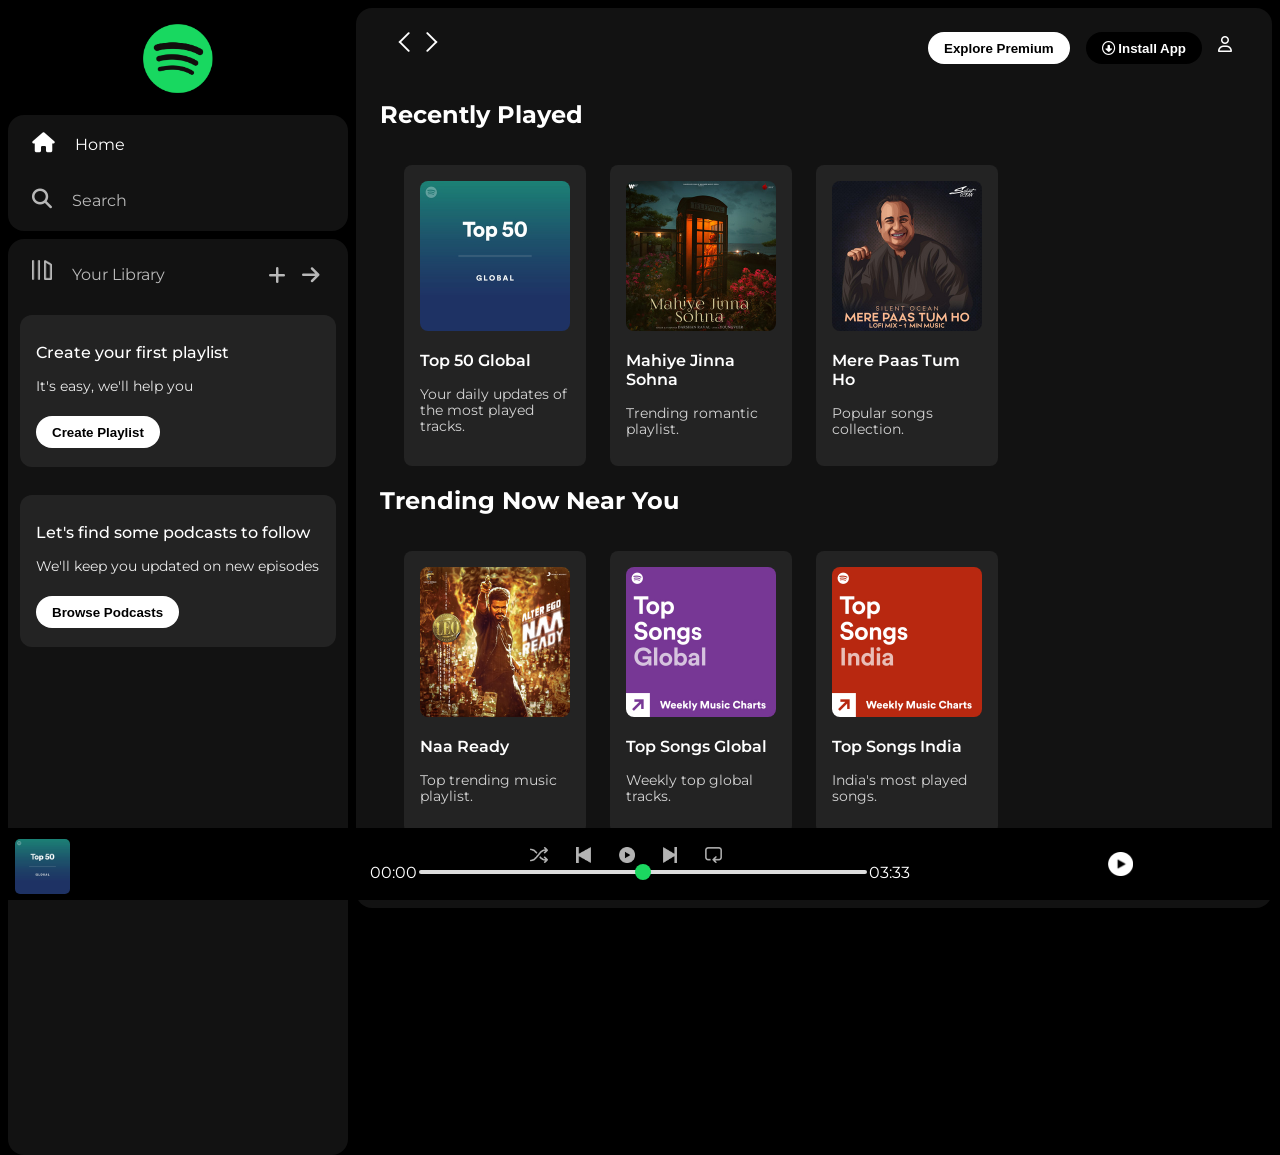
<file: Css project(Spotify) L#15/index.html>
<!DOCTYPE html>
<html lang="en">
<head>
    <meta charset="UTF-8">
    <meta name="viewport" content="width=device-width, initial-scale=1.0">
    <title>Spotify Clone</title>

    <link rel="stylesheet" href="style.css" />

    <link rel="preconnect" href="https://fonts.googleapis.com">
    <link rel="preconnect" href="https://fonts.gstatic.com" crossorigin>
    <link href="https://fonts.googleapis.com/css2?family=Montserrat:wght@100;200;300;400;500;600;700;800;900&display=swap" rel="stylesheet">

    <link rel="stylesheet"
        href="https://cdnjs.cloudflare.com/ajax/libs/font-awesome/6.5.1/css/all.min.css">
</head>

<body>

    <div class="main">

        <!-- Sidebar -->
        <div class="sidebar">

            <div style="text-align:center; padding:1rem;">
                <img src="./Assets/logo.png" alt="Spotify Logo" width="70">
            </div>

            <div class="nav">

                <div class="nav-option" style="opacity: 1;">
                    <i class="fa-solid fa-house"></i>
                    <a href="#">Home</a>
                </div>

                <div class="nav-option">
                    <i class="fa-solid fa-magnifying-glass"></i>
                    <a href="#">Search</a>
                </div>

            </div>

            <div class="library">

                <div class="options">

                    <div class="lib-option nav-option">
                        <img src="./Assets/library_icon.png" alt="">
                        <a href="#">Your Library</a>
                    </div>

                    <div class="icons">
                        <i class="fa-solid fa-plus"></i>
                        <i class="fa-solid fa-arrow-right"></i>
                    </div>

                </div>

                <div class="box">
                    <p class="box-p1">Create your first playlist</p>
                    <p class="box-p2">It's easy, we'll help you</p>
                    <button class="badge">Create Playlist</button>
                </div>

                <div class="box">
                    <p class="box-p1">Let's find some podcasts to follow</p>
                    <p class="box-p2">We'll keep you updated on new episodes</p>
                    <button class="badge">Browse Podcasts</button>
                </div>

            </div>

        </div>

        <!-- Main Content -->
        <div class="main-content">

            <div class="sticky-nav">

                <div class="sticky-nav-icons">
                    <img src="./Assets/backward_icon.png" alt="">
                    <img src="./Assets/forward_icon.png" alt="" class="hide">
                </div>

                <div class="sticky-nav-options">

                    <button class="badge nav-item hide">
                        Explore Premium
                    </button>

                    <button class="badge dark-badge nav-item">
                        <i class="fa-regular fa-circle-down"></i>
                        Install App
                    </button>

                    <i class="fa-regular fa-user nav-item"></i>

                </div>

            </div>

            <!-- Recently Played -->
            <h2>Recently Played</h2>

            <div class="cards-container">

                <div class="card">
                    <img src="./Assets/card1img.jpeg" class="card-img">
                    <p class="card-title">Top 50 Global</p>
                    <p class="card-info">
                        Your daily updates of the most played tracks.
                    </p>
                </div>

                <div class="card">
                    <img src="./Assets/card2img.jpeg" class="card-img">
                    <p class="card-title">Mahiye Jinna Sohna</p>
                    <p class="card-info">
                        Trending romantic playlist.
                    </p>
                </div>

                <div class="card">
                    <img src="./Assets/card3img.jpeg" class="card-img">
                    <p class="card-title">Mere Paas Tum Ho</p>
                    <p class="card-info">
                        Popular songs collection.
                    </p>
                </div>

            </div>

            <!-- Trending -->
            <h2>Trending Now Near You</h2>

            <div class="cards-container">

                <div class="card">
                    <img src="./Assets/card4img.jpeg" class="card-img">
                    <p class="card-title">Naa Ready</p>
                    <p class="card-info">
                        Top trending music playlist.
                    </p>
                </div>

                <div class="card">
                    <img src="./Assets/card5img.jpeg" class="card-img">
                    <p class="card-title">Top Songs Global</p>
                    <p class="card-info">
                        Weekly top global tracks.
                    </p>
                </div>

                <div class="card">
                    <img src="./Assets/card6img.jpeg" class="card-img">
                    <p class="card-title">Top Songs India</p>
                    <p class="card-info">
                        India's most played songs.
                    </p>
                </div>

            </div>

            <!-- Featured Charts -->
            <h2>Featured Charts</h2>

            <div class="cards-container">

                <div class="card">
                    <img src="./Assets/card5img.jpeg" class="card-img">
                    <p class="card-title">Global Top 50</p>
                    <p class="card-info">
                        Most streamed songs worldwide.
                    </p>
                </div>

                <div class="card">
                    <img src="./Assets/card6img.jpeg" class="card-img">
                    <p class="card-title">India Top 50</p>
                    <p class="card-info">
                        Most streamed songs in India.
                    </p>
                </div>

            </div>

            <div class="footer">
                <div class="line"></div>
            </div>

        </div>

    </div>

    <!-- Music Player -->
    <div class="music-player">

        <!-- Album -->
        <div class="album">

            <img src="./Assets/card1img.jpeg"
                alt=""
                style="height:55px; width:55px; margin-left:15px; margin-top:8px; border-radius:5px;">

        </div>

        <!-- Player -->
        <div class="player">

            <div class="player-control">

                <img src="./Assets/player_icon1.png" class="player-control-icon">
                <img src="./Assets/player_icon2.png" class="player-control-icon">
                <img src="./Assets/player_icon3.png" class="player-control-icon">
                <img src="./Assets/player_icon4.png" class="player-control-icon">
                <img src="./Assets/player_icon5.png" class="player-control-icon">

            </div>

            <div class="playback-bar">

                <span>00:00</span>

                <input type="range" min="0" max="100" class="progress-bar">

                <span>03:33</span>

            </div>

        </div>

        <!-- Controls -->
        <div class="controls">

            <div style="display:flex; justify-content:center; align-items:center; height:100%;">
                <img src="./Assets/play_musicbar.png" alt="" width="25">
            </div>

        </div>

    </div>

</body>
</html>
</file>
<file: Css project(Spotify) L#15/style.css>
body{
  font-family: "Montserrat", sans-serif;
  margin: 0;
  background-color: black;
  color: #fff;
  overflow: hidden ;
}  

.main{
    display: flex;
    height: 100vh;
    padding: 0.5rem;
}

.sidebar{
    background-color: black;
    width: 340px;
    border-radius: 1rem;
    margin-right: 0.5rem;
}

.main-content{
    background-color: #121212;
    flex: 1; 
    border-radius: 1rem;
    overflow: auto;
    padding: 0 1.5rem 0 1.5rem;
}

.music-player{
    background-color: black;
    position: fixed;
    bottom: 0;
    width: 100%;
    height: 72px;
}

a{
    text-decoration: none;
    color: white;
}

.nav{
    background-color: #121212;
    border-radius: 1rem;
    display: flex;
    flex-direction: column;
    justify-content: center;
    height: 100px;
    padding: 0.5rem 0.75rem;
}

.nav-option{
    line-height: 2.5rem;
    opacity: 0.7;
    padding: 0.5rem 0.75rem;
}

.nav-option:hover{
    opacity: 1;
}

.nav-option i{
    font-size: 1.25rem;
}

.nav-option a{
    font-size: 1rem;
    margin-left: 1rem;
}

.library{
    background-color: #121212;
    border-radius: 1rem;
    height: 100%;
    margin-top: 0.5rem;
    padding: 0.5rem 0.75rem;
}

.options {
    display: flex;
    justify-content: space-between;
    align-items: center;

}

.lib-option img{
    height: 1.25rem;
    width: 1.25rem;
}

.icons{
    font-size: 1.25rem;
    display: flex;
}

.icons i{
    opacity: 0.7;
    margin-right: 1rem;
}

.icons i:hover{
    opacity: 1;
}

.box{
    background-color: #232323;
    height: 8rem;
    border-radius: 0.75rem;
    margin: 0.75rem 0 1.75rem 0;
    padding: 0.75rem 1rem;
}

.box-p1{
    font-size: 1rem;
    font-weight: 500;
}

.box-p2{
    font-size: 0.85rem;
    opacity: 0.9;
}

.badge{
    background-color: #fff;
    border: none;
    border-radius: 100px;
    padding: 0.25rem 1rem;
    font-weight: 700;
    margin-top: 0.5rem;
    height: 2rem;
    width: fit-content;
}

.dark-badge{
    background-color: #000;
    color: #fff;
}

.sticky-nav{
    position: sticky;
    top: 0;
    background-color: #121212;
    display: flex;
    justify-content: space-between;
    align-items: center;
    padding: 1rem 0 1rem 0;
    z-index: 10;
}

.sticky-nav-icons{
    margin-left: 0.75rem;

}

.sticky-nav-options{
    display: flex;
    justify-content: center;
    align-items: center;
}

.nav-item{
    margin-right: 1rem;
}

@media(max-width: 1000px){
    .hide{
        display: none;
    }
}

.card{
    background-color: #232323;
    width: 150px;
    border-radius: 0.5rem;
    padding: 1rem;
    margin-left: 1.5rem;
    margin-top: 1rem;
}

.cards-container{
    display: flex;
    flex-wrap: wrap;
}

.card-img{
    width: 100%;
    border-radius: 0.5rem;
}

.card-title{
    font-weight: 600;
}

.card-info{
    font-size: 0.85rem;
    opacity: 0.8;
}

.footer{
    height: 300px;
    display: flex;
    align-items: center;
    justify-content: center;
}

.line{
    width: 90%;
    height: 50%;
    border-top: 1px solid white;
    opacity: 0.4;
}

.music-player{
    display: flex;
    justify-content: space-between;
    align-items: center;
}

.album{
    width: 25%;
}

.player {
    width: 50%;
}

.controls{
    width: 25%;
}

.player-control{
    display: flex;
    justify-content: center;
    align-items: center;
}
.player-control-icon{
    height: 1rem;
    margin-right: 1.75rem;
    opacity: 0.7;
}

.player-control-icon:hover{
    opacity: 1;
}

.playback-bar{
    display: flex;
    justify-content: center;
}

.progress-bar{
    width: 70%;
    appearance: none;
    background-color: transparent;
    cursor: pointer;
}

 .progress-bar::-webkit-slider-runnable-track{
    background-color: #ddd;
    border-radius: 100px;
    height: 0.2rem;
 }

 .progress-bar::-webkit-slider-thumb{
    appearance: none;
    height: 1rem;
    width: 1rem;
    background-color: #1bd760;
    border-radius: 50%;
    margin-top: -6px;
 }
</file>
